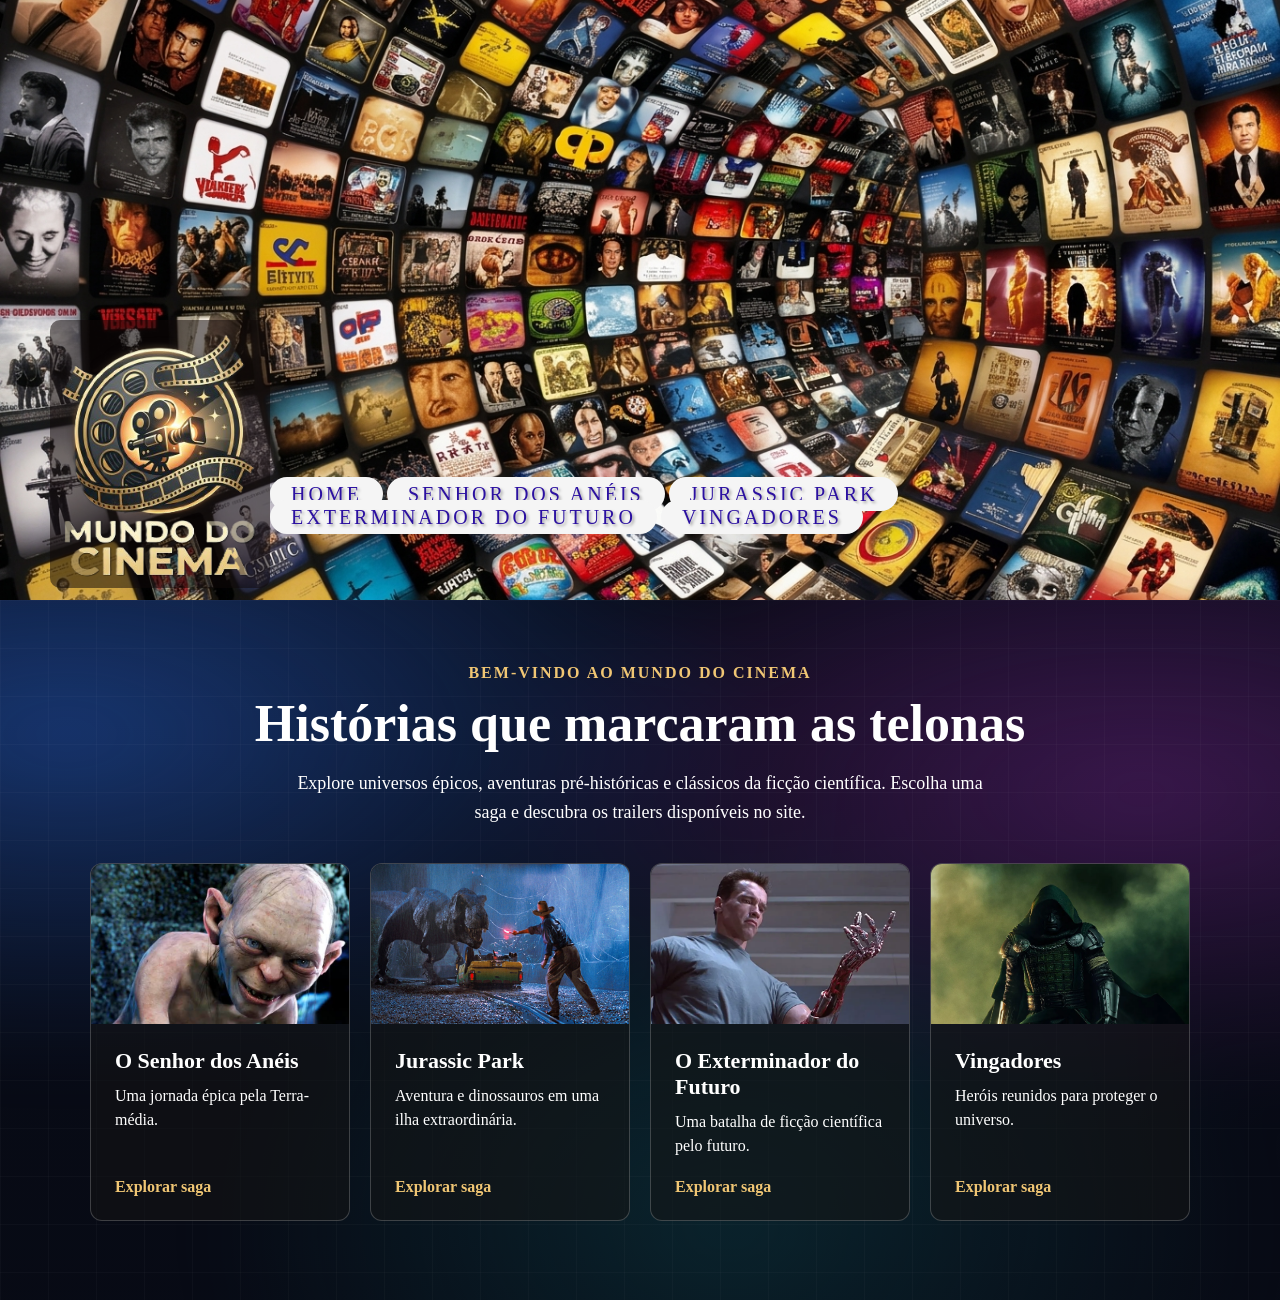
<file: site/index.html>
<!DOCTYPE html>
<html lang="pt-br">
<head>
    <meta charset="UTF-8">
    <meta name="viewport" content="width=device-width, initial-scale=1.0">
    <link rel="shortcut icon" href="./img/logosemtexto.png" type="image/x-icon">
    <link rel="stylesheet" href="./css/style.css">
    <title>Mundo do Cinema</title>
</head>
<body>
 
<header>
<!-- Cabeçalho (logo, menu, banner principal)-->
<section id="pagina-home">
    <div class="categoria">
        <a href="index.html"><img src="./img/logo.png" class="logo"></a>
        <nav class="menu-principal">
            <ul>
                <div class="menu">
                <li><a href="index.html">Home</a></li>
                <li><a href="sda.html">Senhor dos Anéis</a></li>
                <li><a href="jp.html">Jurassic Park</a></li>
                <li><a href="edf.html">Exterminador do Futuro</a></li>
               <li><a href="ha.html">Vingadores</a></li>
               </div>
            </ul>
        </nav>
    </div>
</section>
</header>

<main>
<section id="corpo" class="corpo-home">
    <div class="apresentacao">
        <p class="chamada">Bem-vindo ao Mundo do Cinema</p>
        <h1>Histórias que marcaram as telonas</h1>
        <p class="texto-apresentacao">
            Explore universos épicos, aventuras pré-históricas e clássicos da ficção científica.
            Escolha uma saga e descubra os trailers disponíveis no site.
        </p>
        <nav class="links-filmes" aria-label="Explore as sagas">
            <a class="cartao-filme" href="sda.html">
                <img src="./img/images.jpg" alt="Castelo de pedra envolto em névoa">
                <div class="filme-info">
                    <h2>O Senhor dos Anéis</h2>
                    <p>Uma jornada épica pela Terra-média.</p>
                    <span>Explorar saga</span>
                </div>
            </a>
            <a class="cartao-filme" href="jp.html">
                <img src="./img/jp.jpg" alt="Dinossauro em uma floresta">
                <div class="filme-info">
                    <h2>Jurassic Park</h2>
                    <p>Aventura e dinossauros em uma ilha extraordinária.</p>
                    <span>Explorar saga</span>
                </div>
            </a>
            <a class="cartao-filme" href="edf.html">
                <img src="./img/t800.webp" alt="T-800, o Exterminador do Futuro">
                <div class="filme-info">
                    <h2>O Exterminador do Futuro</h2>
                    <p>Uma batalha de ficção científica pelo futuro.</p>
                    <span>Explorar saga</span>
                </div>
            </a>
            <a class="cartao-filme" href="ha.html">
                <img class="imagem-vingadores" src="./img/vingador.webp" alt="Herói dos Vingadores">
                <div class="filme-info">
                    <h2>Vingadores</h2>
                    <p>Heróis reunidos para proteger o universo.</p>
                    <span>Explorar saga</span>
                </div>
            </a>
        </nav>
    </div>
</section>


<!-- Corpo da página (todo conteúdo do site)-->
</main>

<footer>
<!-- Rodapé (Contato / anunciante / atalho / selos / rede social)-->
</footer>





</body>
</html>
</file>
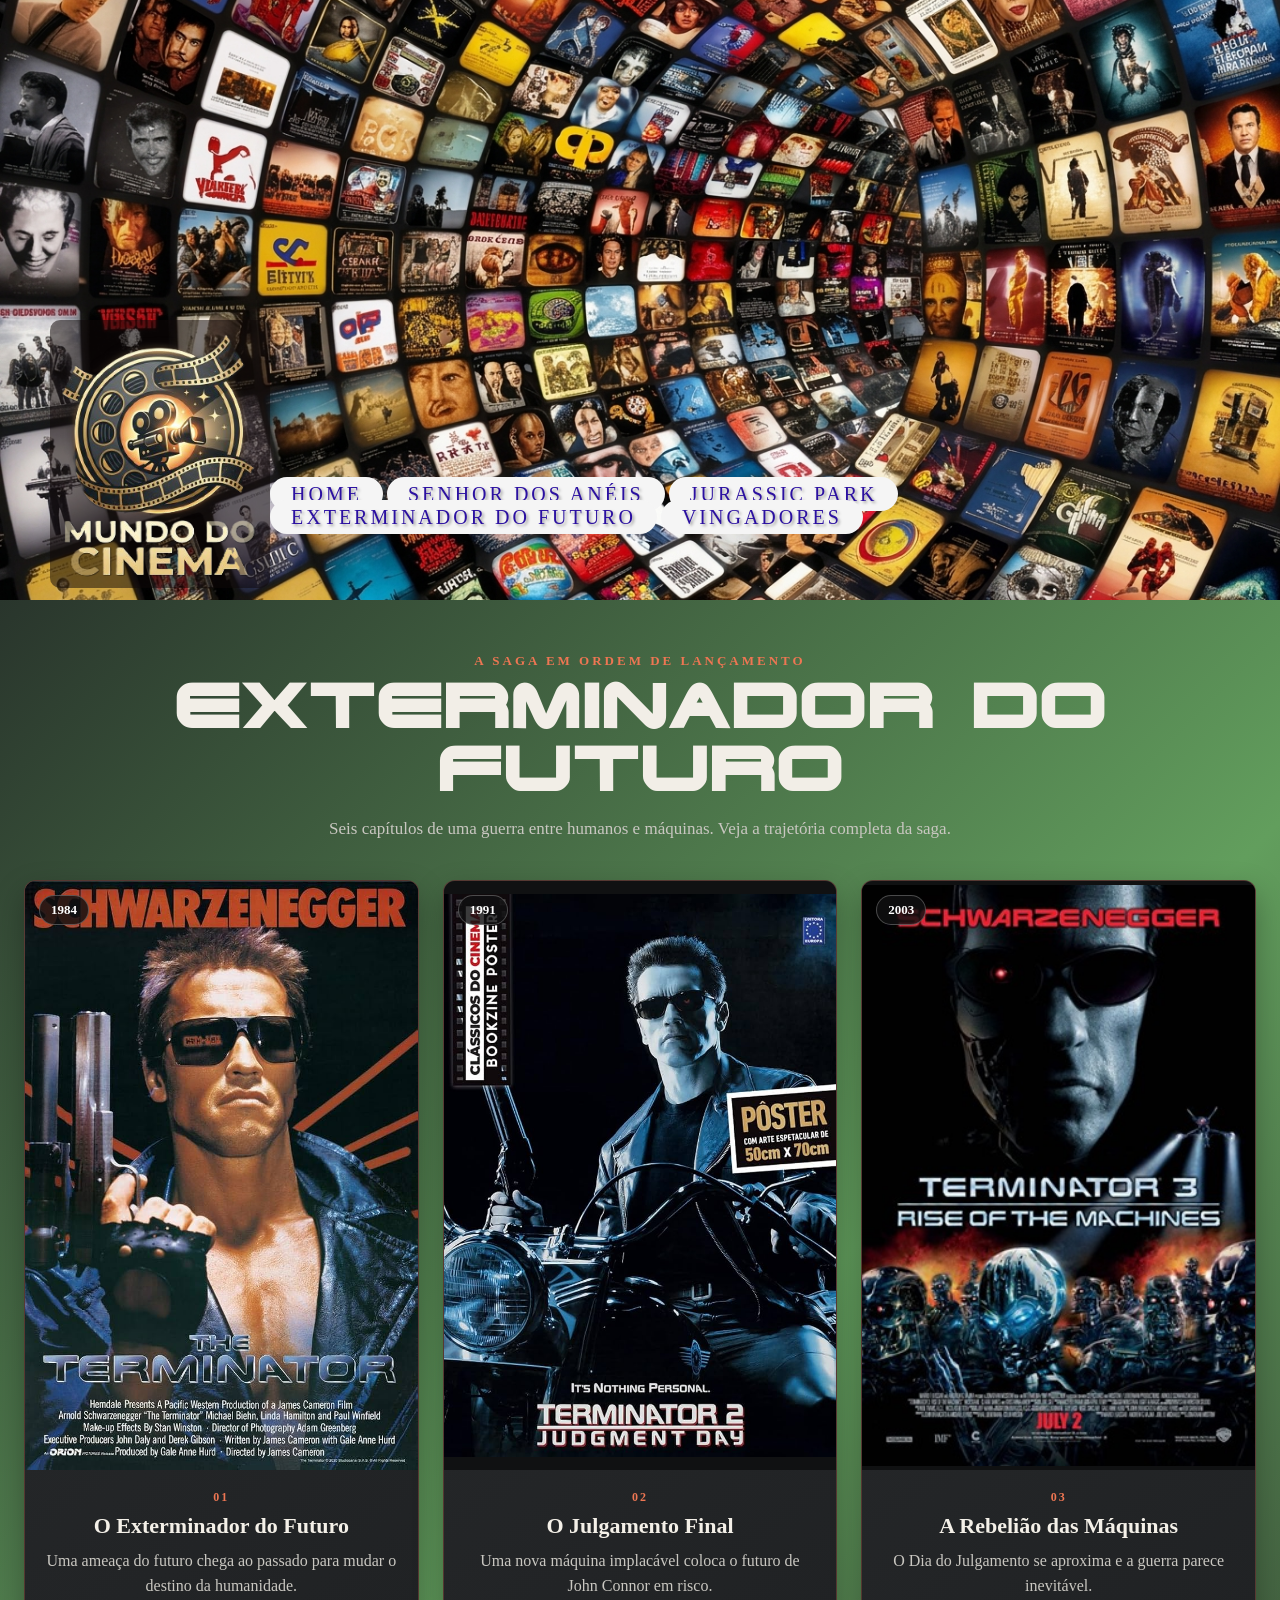
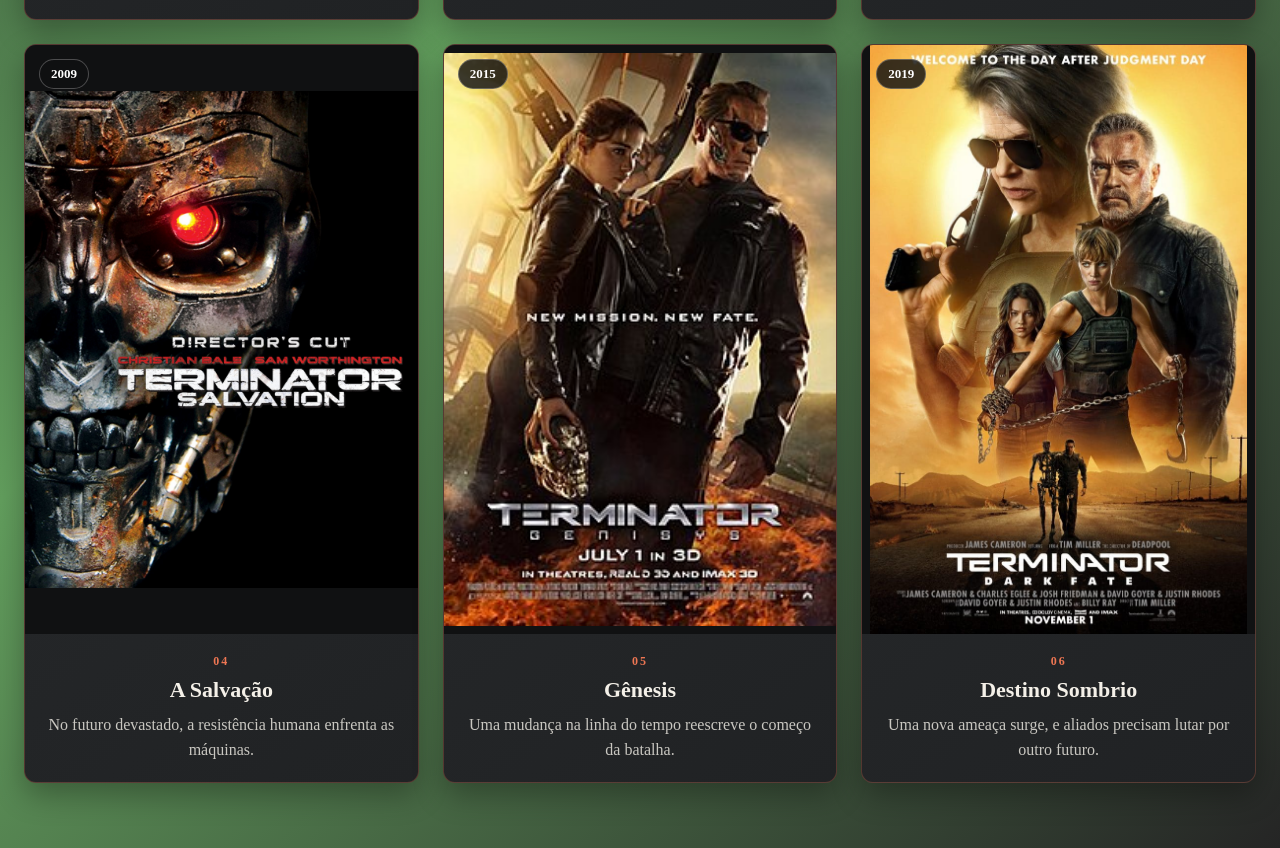
<file: site/edf.html>
<!DOCTYPE html>
<html lang="pt-br">
<head>
    <meta charset="UTF-8">
    <meta name="viewport" content="width=device-width, initial-scale=1.0">
    <link rel="shortcut icon" href="./img/logosemtexto.png" type="image/x-icon">
    <link rel="stylesheet" href="./css/style.css">
    <title>Mundo do Cinema</title>
</head>
<body>
 
<header>
<!-- Cabeçalho (logo, menu, banner principal)-->
<section id="pagina-home">
    <div class="categoria">
        <a href="index.html"><img src="./img/logo.png" class="logo"></a>
        <nav class="menu-principal">
            <ul>
                <div class="menu">
               <li><a href="index.html">Home</a></li>
                <li><a href="sda.html">Senhor dos Anéis</a></li>
                <li><a href="jp.html">Jurassic Park</a></li>
                <li><a href="edf.html">Exterminador do Futuro</a></li>
             <li><a href="ha.html">Vingadores</a></li>
            </div>
            </ul>
        </nav>
    </div>
</section>
</header>

<main>
<section id="corpo" class="pagina-exterminador">
    <div class="galeria-exterminador">
        <p class="chamada-exterminador">A saga em ordem de lançamento</p>
        <h1>Exterminador do Futuro</h1>
        <p class="descricao-exterminador">Seis capítulos de uma guerra entre humanos e máquinas. Veja a trajetória completa da saga.</p>
        <div class="capas-exterminador">
            <article class="card-exterminador">
                <span class="ano-exterminador">1984</span>
                <img src="./img/exterminador-01.jpg" alt="Pôster do filme O Exterminador do Futuro, de 1984">
                <div>
                    <span class="numero-exterminador">01</span>
                    <h2>O Exterminador do Futuro</h2>
                    <p>Uma ameaça do futuro chega ao passado para mudar o destino da humanidade.</p>
                </div>
            </article>
            <article class="card-exterminador">
                <span class="ano-exterminador">1991</span>
                <img src="./img/exterminador-02.jpg" alt="Pôster do filme O Exterminador do Futuro 2: O Julgamento Final">
                <div>
                    <span class="numero-exterminador">02</span>
                    <h2>O Julgamento Final</h2>
                    <p>Uma nova máquina implacável coloca o futuro de John Connor em risco.</p>
                </div>
            </article>
            <article class="card-exterminador">
                <span class="ano-exterminador">2003</span>
                <img src="./img/exterminador-03.jpg" alt="Pôster do filme O Exterminador do Futuro 3: A Rebelião das Máquinas">
                <div>
                    <span class="numero-exterminador">03</span>
                    <h2>A Rebelião das Máquinas</h2>
                    <p>O Dia do Julgamento se aproxima e a guerra parece inevitável.</p>
                </div>
            </article>
            <article class="card-exterminador">
                <span class="ano-exterminador">2009</span>
                <img src="./img/exterminador-04.jpg" alt="Pôster do filme O Exterminador do Futuro: A Salvação">
                <div>
                    <span class="numero-exterminador">04</span>
                    <h2>A Salvação</h2>
                    <p>No futuro devastado, a resistência humana enfrenta as máquinas.</p>
                </div>
            </article>
            <article class="card-exterminador">
                <span class="ano-exterminador">2015</span>
                <img src="./img/exterminador-05.jpg" alt="Pôster do filme O Exterminador do Futuro: Gênesis">
                <div>
                    <span class="numero-exterminador">05</span>
                    <h2>Gênesis</h2>
                    <p>Uma mudança na linha do tempo reescreve o começo da batalha.</p>
                </div>
            </article>
            <article class="card-exterminador">
                <span class="ano-exterminador">2019</span>
                <img src="./img/exterminador-06.jpg" alt="Pôster do filme O Exterminador do Futuro: Destino Sombrio">
                <div>
                    <span class="numero-exterminador">06</span>
                    <h2>Destino Sombrio</h2>
                    <p>Uma nova ameaça surge, e aliados precisam lutar por outro futuro.</p>
                </div>
            </article>
        </div>
    </div>
</section>


<!-- Corpo da página (todo conteúdo do site)-->
</main>

<footer>
<!-- Rodapé (Contato / anunciante / atalho / selos / rede social)-->
</footer>





</body>
</html>
</file>
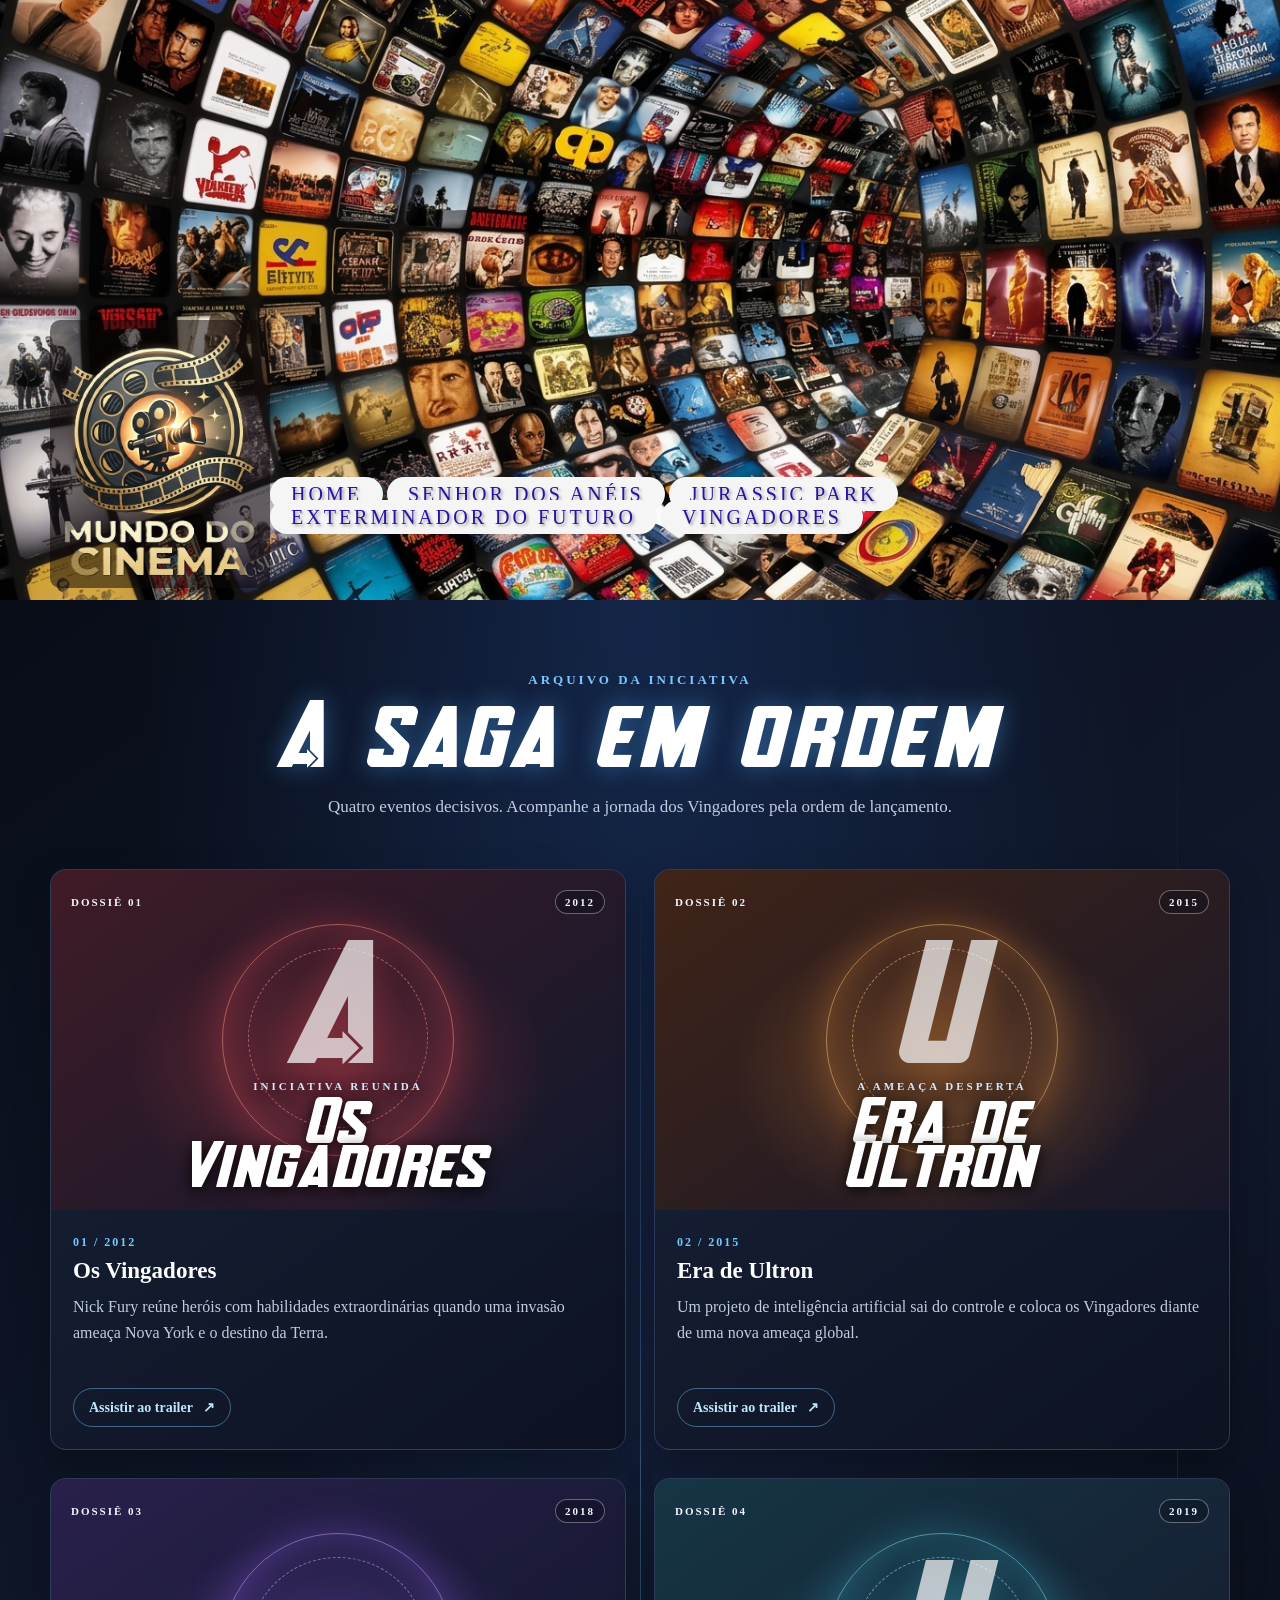
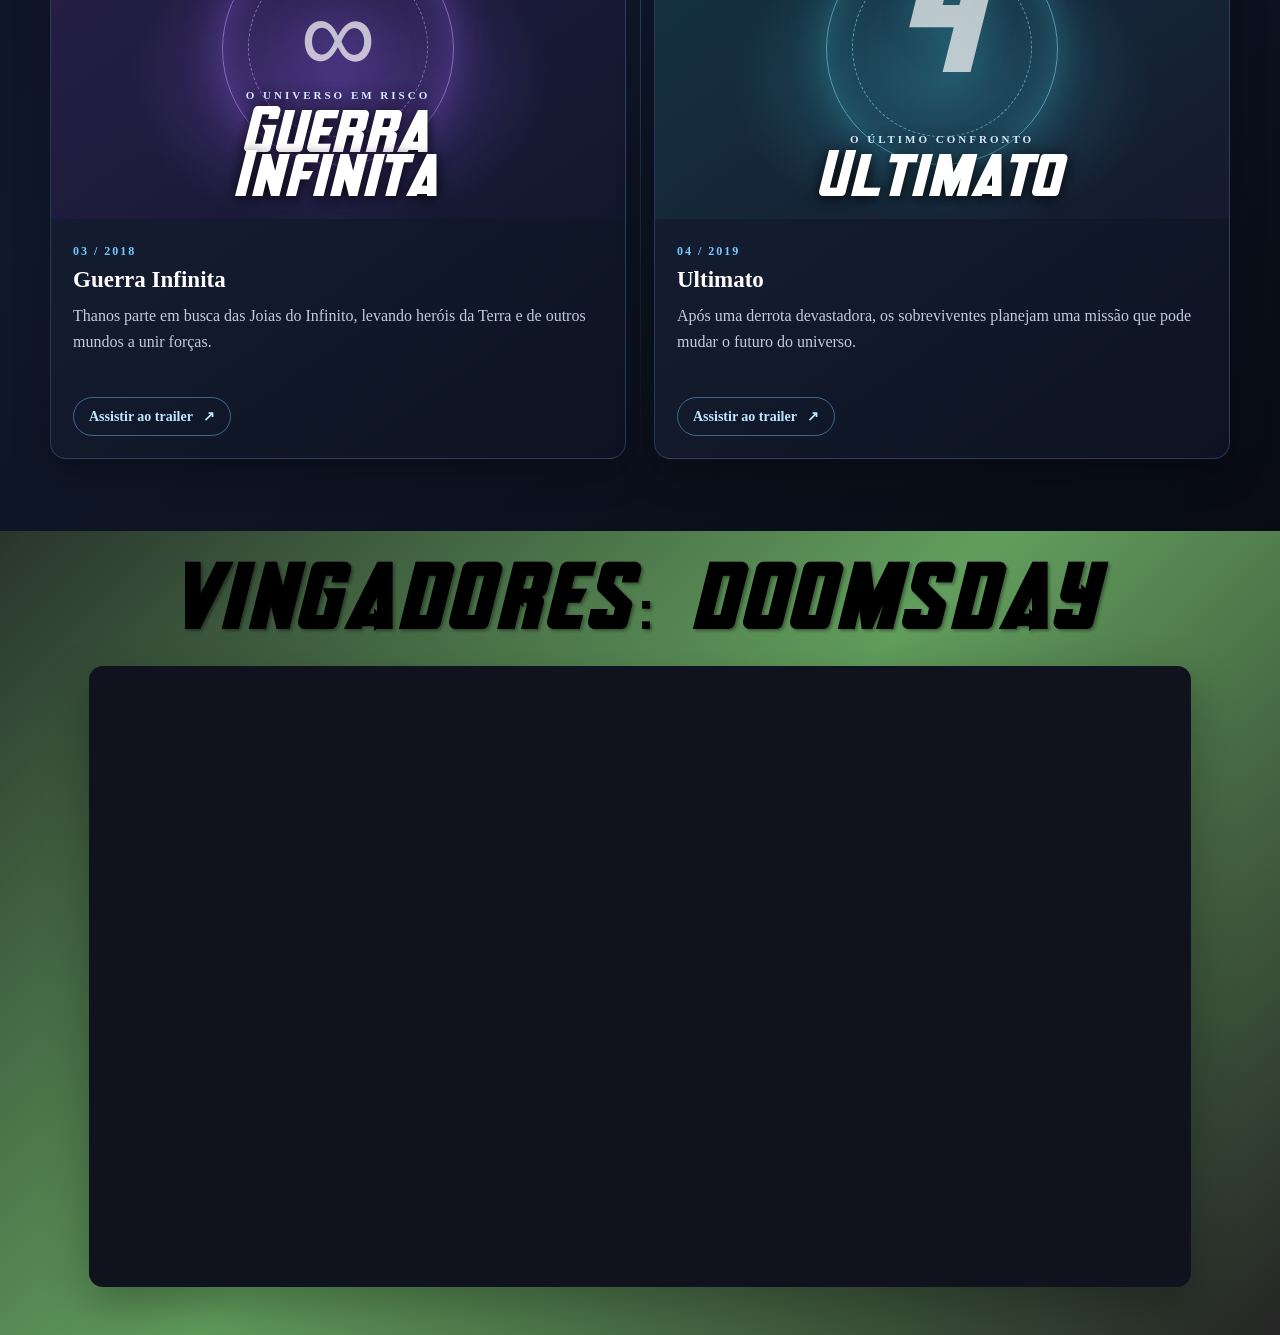
<file: site/ha.html>
<!DOCTYPE html>
<html lang="pt-br">
<head>
    <meta charset="UTF-8">
    <meta name="viewport" content="width=device-width, initial-scale=1.0">
    <link rel="shortcut icon" href="./img/logosemtexto.png" type="image/x-icon">
    <link rel="stylesheet" href="./css/style.css">
    <title>Mundo do Cinema</title>
</head>
<body>
 
<header>
<!-- Cabeçalho (logo, menu, banner principal)-->
<section id="pagina-home">
    <div class="categoria">
    <a href="index.html"><img src="./img/logo.png" class="logo"></a>
        <nav class="menu-principal">
            <ul>
                <div class="menu">
               <li><a href="index.html">Home</a></li>
                <li><a href="sda.html">Senhor dos Anéis</a></li>
                <li><a href="jp.html">Jurassic Park</a></li>
                <li><a href="edf.html">Exterminador do Futuro</a></li>
                <li><a href="ha.html">Vingadores</a></li>
            </div>
            </ul>
        </nav>
    </div>
</section>
</header>

<main>
    <section class="cronologia-avengers" aria-labelledby="titulo-cronologia-avengers">
        <header class="cabecalho-cronologia-avengers">
            <p class="etiqueta-cronologia-avengers">Arquivo da iniciativa</p>
            <h2 id="titulo-cronologia-avengers">A saga em ordem</h2>
            <p>Quatro eventos decisivos. Acompanhe a jornada dos Vingadores pela ordem de lançamento.</p>
        </header>
        <div class="trilha-cronologia-avengers">
            <article class="card-avengers card-avengers-1">
                <div class="capa-avengers">
                    <span class="selo-capa-avengers">Dossiê 01 <span>2012</span></span>
                    <span class="glifo-capa-avengers" aria-hidden="true">A</span>
                    <div class="texto-capa-avengers">
                        <span>Iniciativa reunida</span>
                        <h3>Os<br>Vingadores</h3>
                    </div>
                </div>
                <div class="detalhes-avengers">
                    <span class="ano-cronologia-avengers">01 / 2012</span>
                    <h3>Os Vingadores</h3>
                    <p>Nick Fury reúne heróis com habilidades extraordinárias quando uma invasão ameaça Nova York e o destino da Terra.</p>
                    <a class="link-trailer-avengers" href="https://www.youtube.com/watch?v=eOrNdBpGMv8" target="_blank" rel="noopener noreferrer">Assistir ao trailer <span aria-hidden="true">↗</span></a>
                </div>
            </article>
            <article class="card-avengers card-avengers-2">
                <div class="capa-avengers">
                    <span class="selo-capa-avengers">Dossiê 02 <span>2015</span></span>
                    <span class="glifo-capa-avengers" aria-hidden="true">U</span>
                    <div class="texto-capa-avengers">
                        <span>A ameaça desperta</span>
                        <h3>Era de<br>Ultron</h3>
                    </div>
                </div>
                <div class="detalhes-avengers">
                    <span class="ano-cronologia-avengers">02 / 2015</span>
                    <h3>Era de Ultron</h3>
                    <p>Um projeto de inteligência artificial sai do controle e coloca os Vingadores diante de uma nova ameaça global.</p>
                    <a class="link-trailer-avengers" href="https://www.youtube.com/watch?v=tmeOjFno6Do" target="_blank" rel="noopener noreferrer">Assistir ao trailer <span aria-hidden="true">↗</span></a>
                </div>
            </article>
            <article class="card-avengers card-avengers-3">
                <div class="capa-avengers">
                    <span class="selo-capa-avengers">Dossiê 03 <span>2018</span></span>
                    <span class="glifo-capa-avengers" aria-hidden="true">∞</span>
                    <div class="texto-capa-avengers">
                        <span>O universo em risco</span>
                        <h3>Guerra<br>Infinita</h3>
                    </div>
                </div>
                <div class="detalhes-avengers">
                    <span class="ano-cronologia-avengers">03 / 2018</span>
                    <h3>Guerra Infinita</h3>
                    <p>Thanos parte em busca das Joias do Infinito, levando heróis da Terra e de outros mundos a unir forças.</p>
                    <a class="link-trailer-avengers" href="https://www.youtube.com/watch?v=6ZfuNTqbHE8" target="_blank" rel="noopener noreferrer">Assistir ao trailer <span aria-hidden="true">↗</span></a>
                </div>
            </article>
            <article class="card-avengers card-avengers-4">
                <div class="capa-avengers">
                    <span class="selo-capa-avengers">Dossiê 04 <span>2019</span></span>
                    <span class="glifo-capa-avengers" aria-hidden="true">4</span>
                    <div class="texto-capa-avengers">
                        <span>O último confronto</span>
                        <h3>Ultimato</h3>
                    </div>
                </div>
                <div class="detalhes-avengers">
                    <span class="ano-cronologia-avengers">04 / 2019</span>
                    <h3>Ultimato</h3>
                    <p>Após uma derrota devastadora, os sobreviventes planejam uma missão que pode mudar o futuro do universo.</p>
                    <a class="link-trailer-avengers" href="https://www.youtube.com/watch?v=TcMBFSGVi1c" target="_blank" rel="noopener noreferrer">Assistir ao trailer <span aria-hidden="true">↗</span></a>
                </div>
            </article>
        </div>
       
    </section>
    <section id="corpo">
        <div class="centro">
        <h1 class="titulo-vingadores">Vingadores: Doomsday</h1>
    
        <div class="player-avengers">
            <video src="./videos/v5.mp4" autoplay loop muted playsinline></video>
        </div>
    </div>
</section>
<!-- Corpo da página (todo conteúdo do site)-->
</main>

<footer>
    <!-- Rodapé (Contato / anunciante / atalho / selos / rede social)-->
</footer>





</body>
</html>
</file>
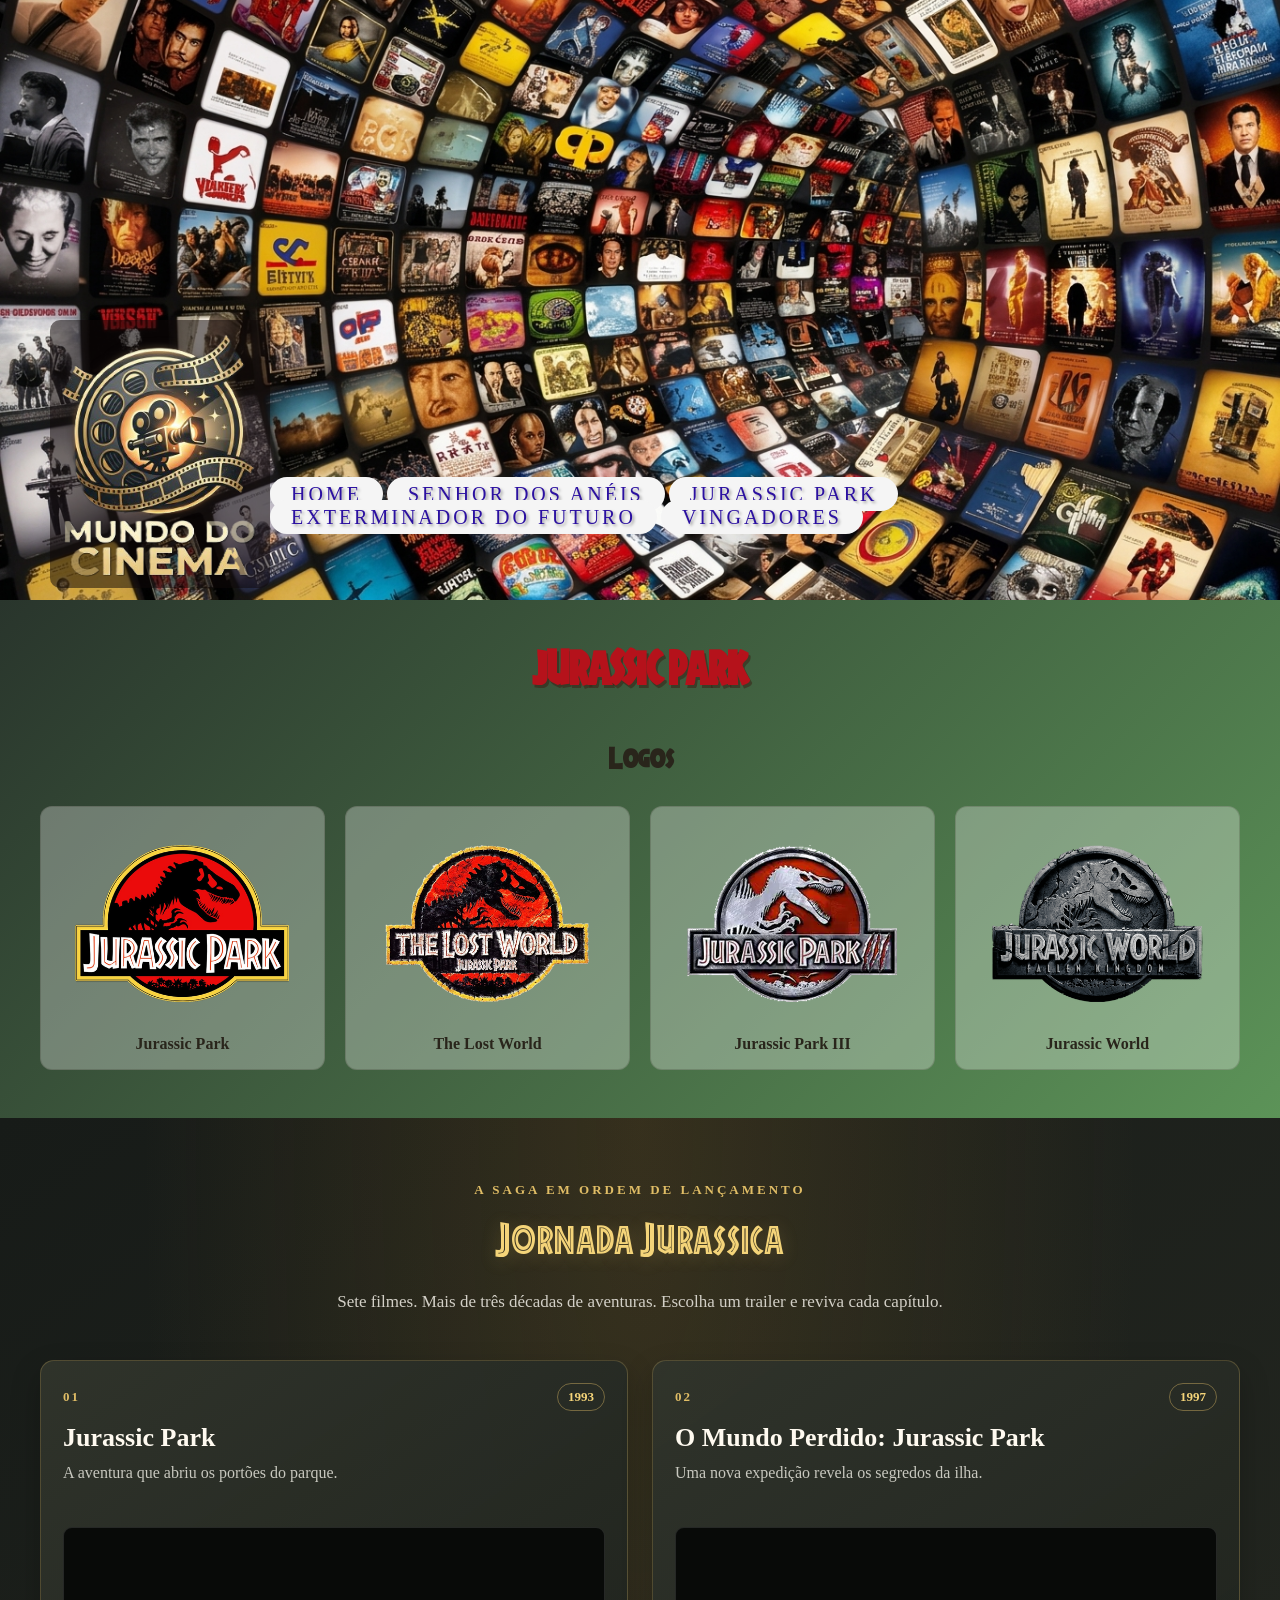
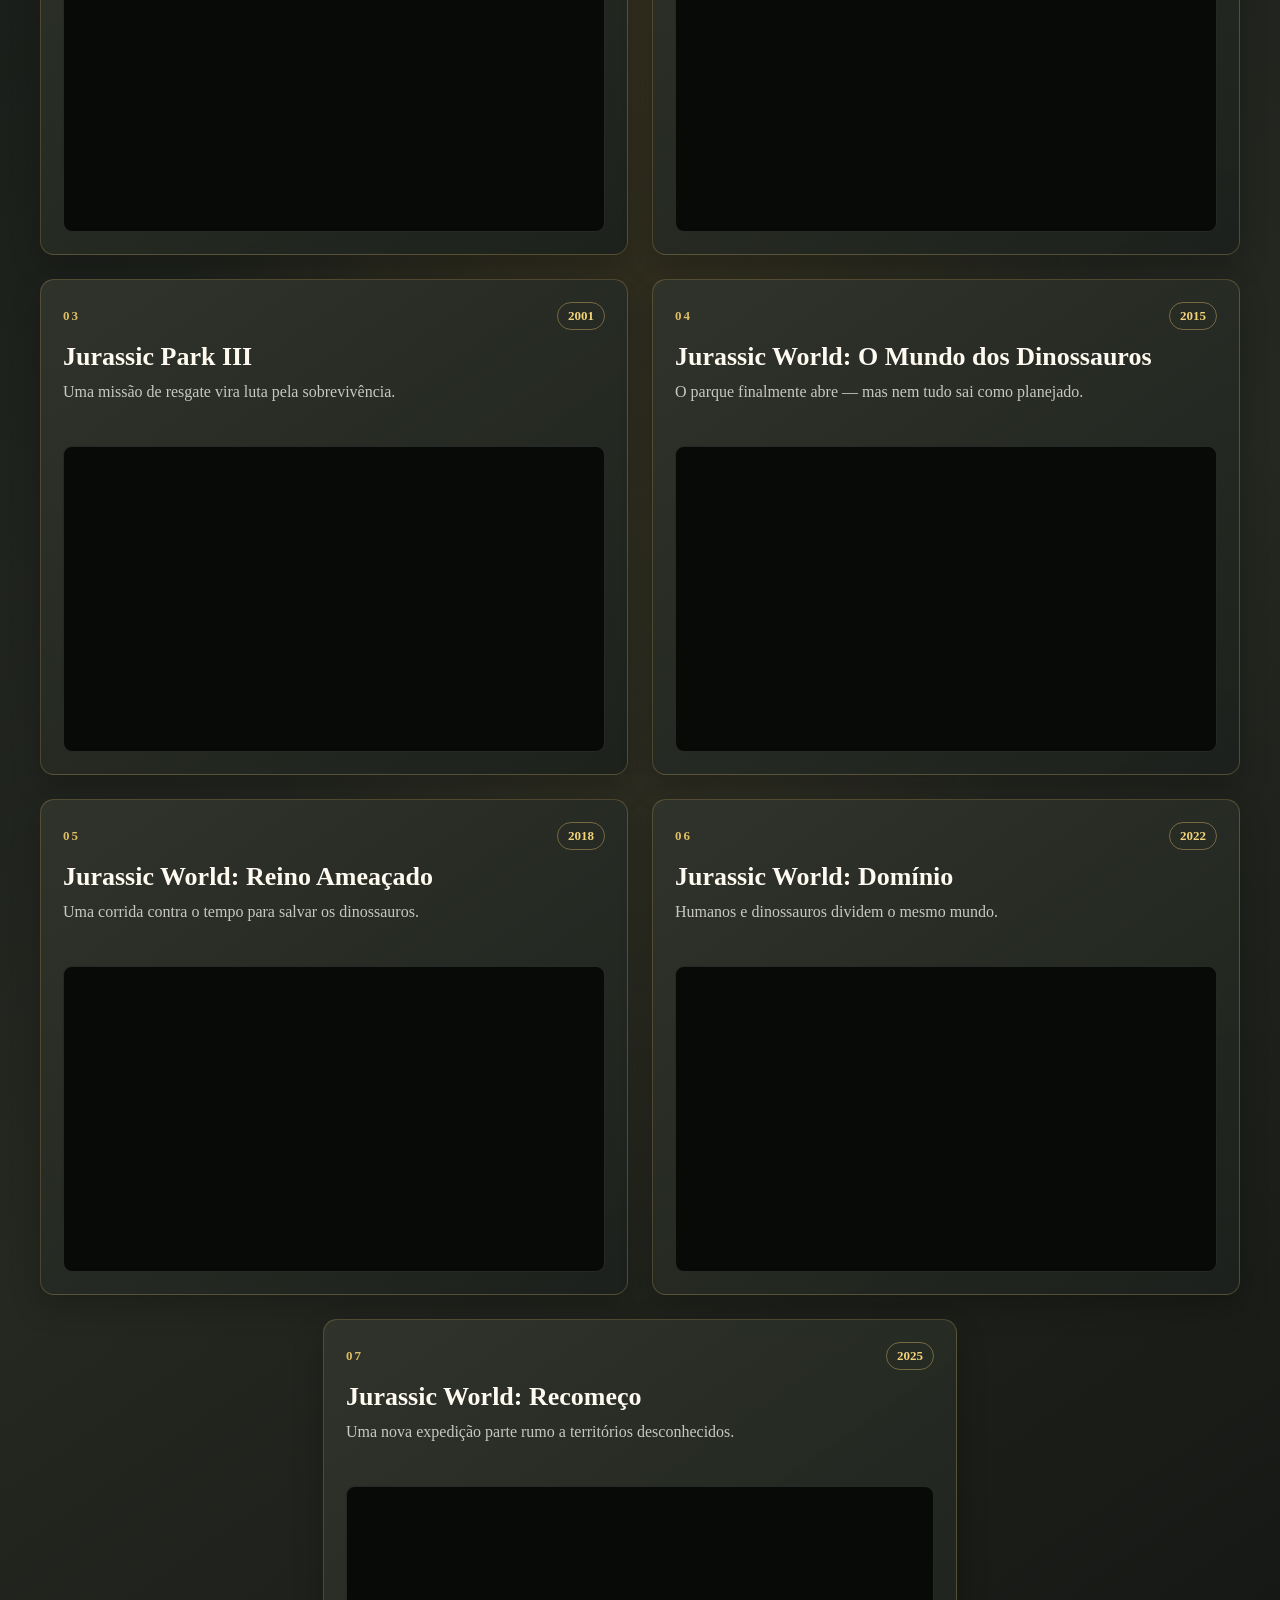
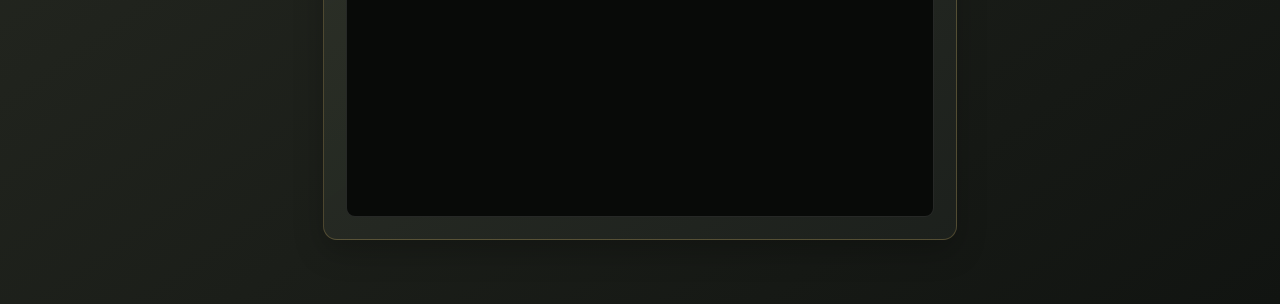
<file: site/jp.html>
<!DOCTYPE html>
<html lang="pt-br">
<head>
    <meta charset="UTF-8">
    <meta name="viewport" content="width=device-width, initial-scale=1.0">
    <link rel="shortcut icon" href="./img/logosemtexto.png" type="image/x-icon">
    <link rel="stylesheet" href="./css/style.css">
    <title>Mundo do Cinema</title>
</head>
<body>
 
<header>
<!-- Cabeçalho (logo, menu, banner principal)-->
<section id="pagina-home">
    <div class="categoria">
         <a href="index.html"><img src="./img/logo.png" class="logo"></a>
        <nav class="menu-principal">
            <ul>
                <div class="menu">
                <li><a href="index.html">Home</a></li>
                <li><a href="sda.html">Senhor dos Anéis</a></li>
                <li><a href="jp.html">Jurassic Park</a></li>
                <li><a href="edf.html">Exterminador do Futuro</a></li>
                <li><a href="ha.html">Vingadores</a></li>
            </div>
            </ul>
        </nav>
    </div>
</section>
</header>

<main>
<section id="corpo">
    <h1 class="titulo-jurassic">Jurassic Park</h1>
    <section class="galeria-jurassic" aria-labelledby="titulo-galeria-jurassic">
        <h2 id="titulo-galeria-jurassic">Logos</h2>
        <div class="logos-jurassic">
            <figure>
                <img src="./img/variacao-jurassic-park.png" alt="Logo de Jurassic Park">
                <figcaption>Jurassic Park</figcaption>
            </figure>
            <figure>
                <img src="./img/variacao-lost-world.png" alt="Logo de The Lost World: Jurassic Park">
                <figcaption>The Lost World</figcaption>
            </figure>
            <figure>
                <img src="./img/variacao-jurassic-park-iii.png" alt="Logo de Jurassic Park III">
                <figcaption>Jurassic Park III</figcaption>
            </figure>
            <figure>
                <img src="./img/variacao-jurassic-world.png" alt="Logo de Jurassic World: Fallen Kingdom">
                <figcaption>Jurassic World</figcaption>
            </figure>
        </div>
    </section>
    <section class="trailer-jurassic" aria-labelledby="titulo-trailers-jurassic">
        <div class="cabecalho-trailers-jurassic">
            <p class="chamada-trailers-jurassic">A saga em ordem de lançamento</p>
            <h2 id="titulo-trailers-jurassic">Jornada Jurassica</h2>
            <p>Sete filmes. Mais de três décadas de aventuras. Escolha um trailer e reviva cada capítulo.</p>
        </div>
        <div class="linha-do-tempo-jurassic">
            <article class="card-trailer-jurassic">
                <div class="info-trailer-jurassic">
                    <span class="numero-trailer-jurassic">01</span>
                    <span class="ano-trailer-jurassic">1993</span>
                </div>
                <h3>Jurassic Park</h3>
                <p>A aventura que abriu os portões do parque.</p>
                <div class="player-trailer-jurassic">
                    <iframe src="https://www.youtube-nocookie.com/embed/g24fYA3pXKI?rel=0" title="Trailer de Jurassic Park (1993)" loading="lazy" referrerpolicy="strict-origin-when-cross-origin" allow="accelerometer; autoplay; clipboard-write; encrypted-media; gyroscope; picture-in-picture; web-share" allowfullscreen></iframe>
                </div>
            </article>
            <article class="card-trailer-jurassic">
                <div class="info-trailer-jurassic">
                    <span class="numero-trailer-jurassic">02</span>
                    <span class="ano-trailer-jurassic">1997</span>
                </div>
                <h3>O Mundo Perdido: Jurassic Park</h3>
                <p>Uma nova expedição revela os segredos da ilha.</p>
                <div class="player-trailer-jurassic">
                    <iframe src="https://www.youtube-nocookie.com/embed/vtfwgaHD5_w?rel=0" title="Trailer de O Mundo Perdido: Jurassic Park (1997)" loading="lazy" referrerpolicy="strict-origin-when-cross-origin" allow="accelerometer; autoplay; clipboard-write; encrypted-media; gyroscope; picture-in-picture; web-share" allowfullscreen></iframe>
                </div>
            </article>
            <article class="card-trailer-jurassic">
                <div class="info-trailer-jurassic">
                    <span class="numero-trailer-jurassic">03</span>
                    <span class="ano-trailer-jurassic">2001</span>
                </div>
                <h3>Jurassic Park III</h3>
                <p>Uma missão de resgate vira luta pela sobrevivência.</p>
                <div class="player-trailer-jurassic">
                    <iframe src="https://www.youtube-nocookie.com/embed/FBRWNdXpG1g?rel=0" title="Trailer de Jurassic Park III (2001)" loading="lazy" referrerpolicy="strict-origin-when-cross-origin" allow="accelerometer; autoplay; clipboard-write; encrypted-media; gyroscope; picture-in-picture; web-share" allowfullscreen></iframe>
                </div>
            </article>
            <article class="card-trailer-jurassic">
                <div class="info-trailer-jurassic">
                    <span class="numero-trailer-jurassic">04</span>
                    <span class="ano-trailer-jurassic">2015</span>
                </div>
                <h3>Jurassic World: O Mundo dos Dinossauros</h3>
                <p>O parque finalmente abre — mas nem tudo sai como planejado.</p>
                <div class="player-trailer-jurassic">
                    <iframe src="https://www.youtube-nocookie.com/embed/RFinNxS5KN4?rel=0" title="Trailer de Jurassic World: O Mundo dos Dinossauros (2015)" loading="lazy" referrerpolicy="strict-origin-when-cross-origin" allow="accelerometer; autoplay; clipboard-write; encrypted-media; gyroscope; picture-in-picture; web-share" allowfullscreen></iframe>
                </div>
            </article>
            <article class="card-trailer-jurassic">
                <div class="info-trailer-jurassic">
                    <span class="numero-trailer-jurassic">05</span>
                    <span class="ano-trailer-jurassic">2018</span>
                </div>
                <h3>Jurassic World: Reino Ameaçado</h3>
                <p>Uma corrida contra o tempo para salvar os dinossauros.</p>
                <div class="player-trailer-jurassic">
                    <iframe src="https://www.youtube-nocookie.com/embed/vn9mMeWcgoM?rel=0" title="Trailer de Jurassic World: Reino Ameaçado (2018)" loading="lazy" referrerpolicy="strict-origin-when-cross-origin" allow="accelerometer; autoplay; clipboard-write; encrypted-media; gyroscope; picture-in-picture; web-share" allowfullscreen></iframe>
                </div>
            </article>
            <article class="card-trailer-jurassic">
                <div class="info-trailer-jurassic">
                    <span class="numero-trailer-jurassic">06</span>
                    <span class="ano-trailer-jurassic">2022</span>
                </div>
                <h3>Jurassic World: Domínio</h3>
                <p>Humanos e dinossauros dividem o mesmo mundo.</p>
                <div class="player-trailer-jurassic">
                    <iframe src="https://www.youtube-nocookie.com/embed/fb5ELWi-ekk?rel=0" title="Trailer de Jurassic World: Domínio (2022)" loading="lazy" referrerpolicy="strict-origin-when-cross-origin" allow="accelerometer; autoplay; clipboard-write; encrypted-media; gyroscope; picture-in-picture; web-share" allowfullscreen></iframe>
                </div>
            </article>
            <article class="card-trailer-jurassic">
                <div class="info-trailer-jurassic">
                    <span class="numero-trailer-jurassic">07</span>
                    <span class="ano-trailer-jurassic">2025</span>
                </div>
                <h3>Jurassic World: Recomeço</h3>
                <p>Uma nova expedição parte rumo a territórios desconhecidos.</p>
                <div class="player-trailer-jurassic">
                    <iframe src="https://www.youtube-nocookie.com/embed/jan5CFWs9ic?rel=0" title="Trailer de Jurassic World: Recomeço (2025)" loading="lazy" referrerpolicy="strict-origin-when-cross-origin" allow="accelerometer; autoplay; clipboard-write; encrypted-media; gyroscope; picture-in-picture; web-share" allowfullscreen></iframe>
                </div>
            </article>
        </div>
    </section>
</section>


<!-- Corpo da página (todo conteúdo do site)-->
</main>

<footer>
<!-- Rodapé (Contato / anunciante / atalho / selos / rede social)-->
</footer>





</body>
</html>
</file>
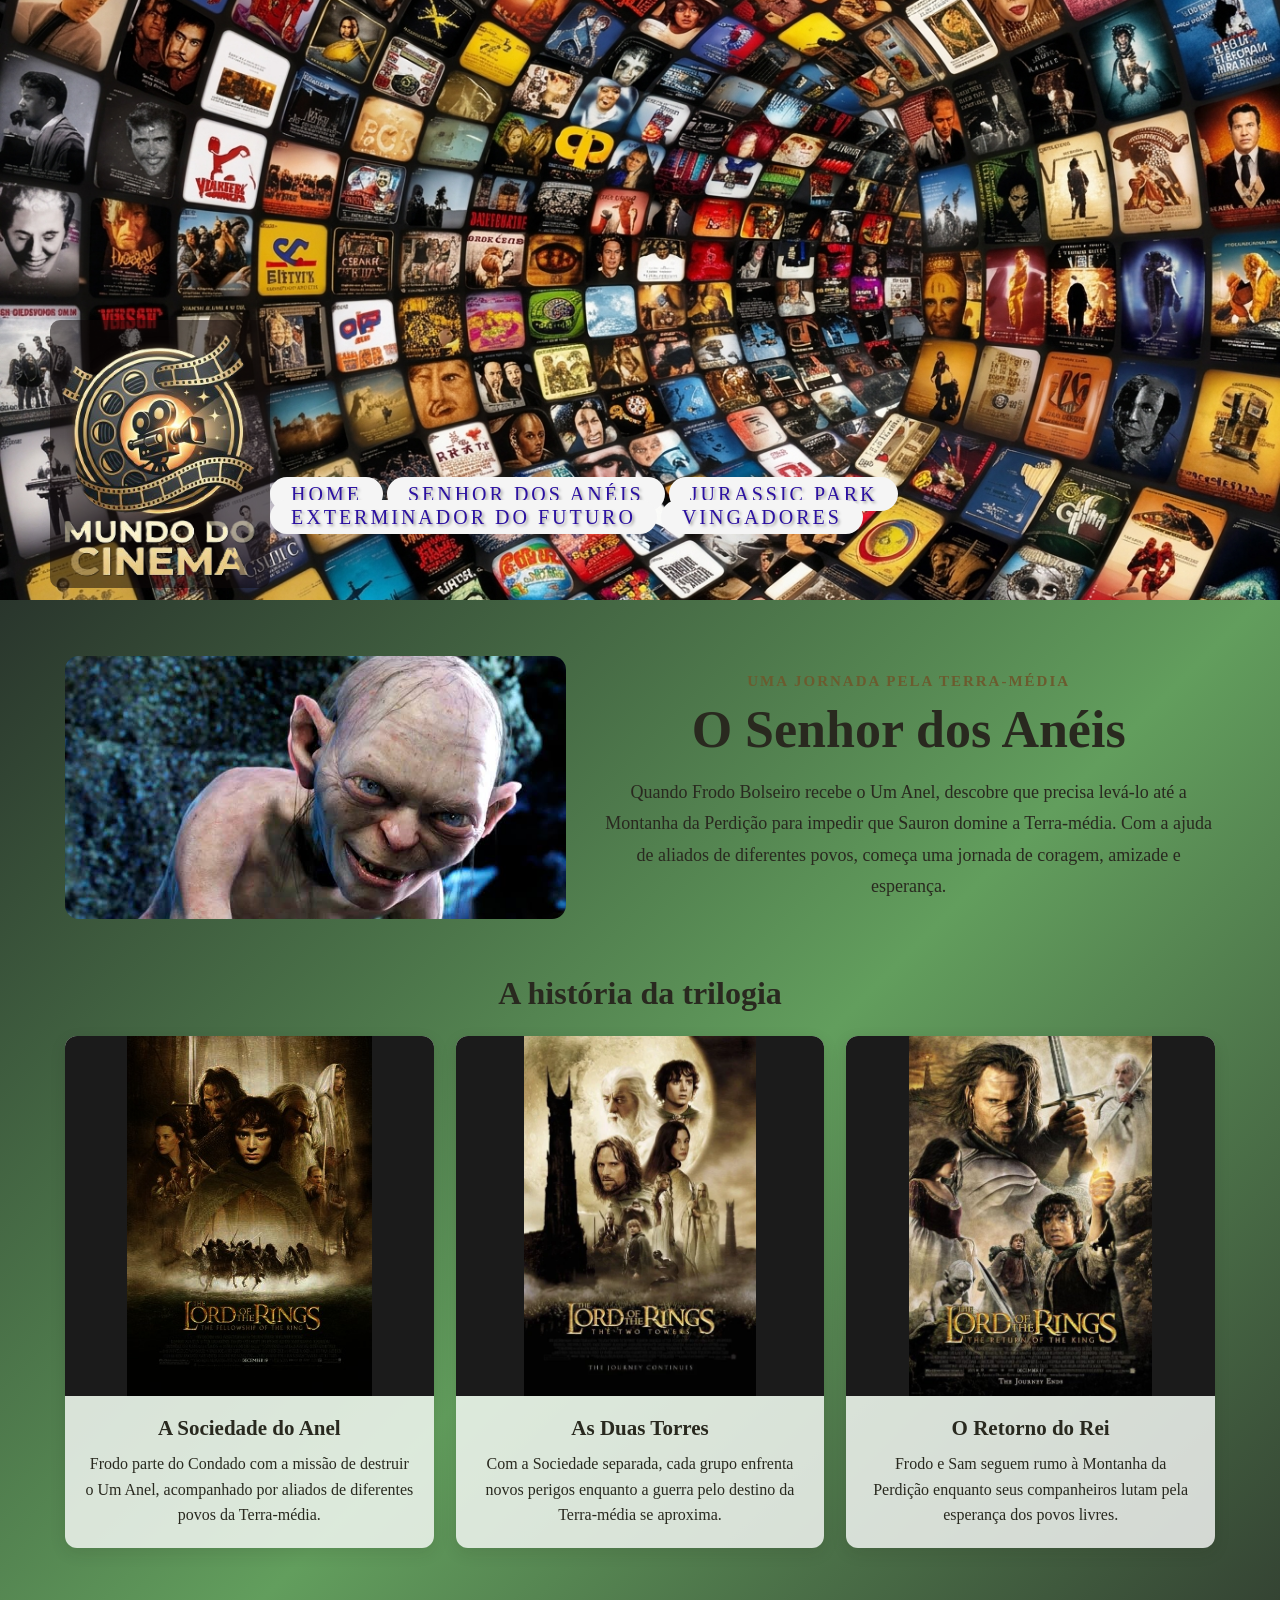
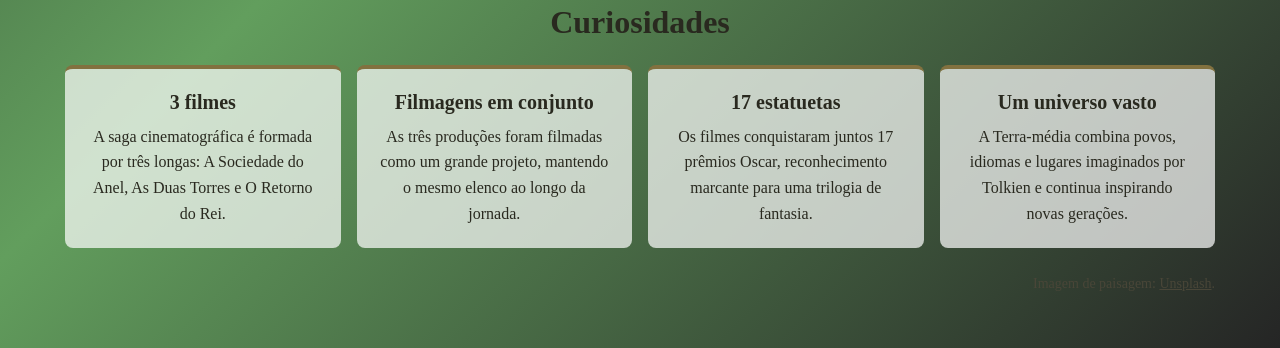
<file: site/sda.html>
<!DOCTYPE html>
<html lang="pt-br">
<head>
    <meta charset="UTF-8">
    <meta name="viewport" content="width=device-width, initial-scale=1.0">
    <link rel="shortcut icon" href="./img/logosemtexto.png" type="image/x-icon">
    <link rel="stylesheet" href="./css/style.css">
    <title>Mundo do Cinema</title>
</head>
<body>
 
<header>
<!-- Cabeçalho (logo, menu, banner principal)-->
<section id="pagina-home">
    <div class="categoria">
         <a href="index.html"><img src="./img/logo.png" class="logo"></a>
        <nav class="menu-principal">
            <ul>
                <div class="menu">
                <li><a href="index.html">Home</a></li>
                <li><a href="sda.html">Senhor dos Anéis</a></li>
                <li><a href="jp.html">Jurassic Park</a></li>
                <li><a href="edf.html">Exterminador do Futuro</a></li>
                 <li><a href="ha.html">Vingadores</a></li>
                </div>
            </ul>
        </nav>
    </div>
</section>
</header>

<main>
<section id="corpo" class="pagina-sda">
    <div class="conteudo-sda">
        <section class="sinopse-sda" aria-labelledby="titulo-sda">
            <img src="./img/images.jpg" alt="Castelo de pedra envolto pela névoa">
            <div>
                <p class="chamada-sda">Uma jornada pela Terra-média</p>
                <h1 id="titulo-sda">O Senhor dos Anéis</h1>
                <p>
                    Quando Frodo Bolseiro recebe o Um Anel, descobre que precisa levá-lo até a
                    Montanha da Perdição para impedir que Sauron domine a Terra-média. Com a ajuda
                    de aliados de diferentes povos, começa uma jornada de coragem, amizade e
                    esperança.
                </p>
            </div>
        </section>

        <section class="historia-sda" aria-labelledby="historia-sda-titulo">
            <h2 id="historia-sda-titulo">A história da trilogia</h2>
            <div class="cards-historia-sda">
                <article class="card-historia-sda">
                    <img src="./img/filme-A-Sociedade-do-Anel.jpg" alt="Pôster do filme A Sociedade do Anel">
                    <div>
                        <h3>A Sociedade do Anel</h3>
                        <p>Frodo parte do Condado com a missão de destruir o Um Anel, acompanhado por aliados de diferentes povos da Terra-média.</p>
                    </div>
                </article>
                <article class="card-historia-sda">
                    <img src="./img/filme-As-Duas-Torres.webp" alt="Pôster do filme As Duas Torres">
                    <div>
                        <h3>As Duas Torres</h3>
                        <p>Com a Sociedade separada, cada grupo enfrenta novos perigos enquanto a guerra pelo destino da Terra-média se aproxima.</p>
                    </div>
                </article>
                <article class="card-historia-sda">
                    <img src="./img/filme-O-Retorno-do-Rei.jpg" alt="Pôster do filme O Retorno do Rei">
                    <div>
                        <h3>O Retorno do Rei</h3>
                        <p>Frodo e Sam seguem rumo à Montanha da Perdição enquanto seus companheiros lutam pela esperança dos povos livres.</p>
                    </div>
                </article>
            </div>
        </section>

        <section class="curiosidades-sda" aria-labelledby="curiosidades-sda-titulo">
            <h2 id="curiosidades-sda-titulo">Curiosidades</h2>
            <div class="cards-curiosidades-sda">
                <article><strong>3 filmes</strong><p>A saga cinematográfica é formada por três longas: A Sociedade do Anel, As Duas Torres e O Retorno do Rei.</p></article>
                <article><strong>Filmagens em conjunto</strong><p>As três produções foram filmadas como um grande projeto, mantendo o mesmo elenco ao longo da jornada.</p></article>
                <article><strong>17 estatuetas</strong><p>Os filmes conquistaram juntos 17 prêmios Oscar, reconhecimento marcante para uma trilogia de fantasia.</p></article>
                <article><strong>Um universo vasto</strong><p>A Terra-média combina povos, idiomas e lugares imaginados por Tolkien e continua inspirando novas gerações.</p></article>
            </div>
        </section>
        <p class="credito-imagens-sda">Imagem de paisagem: <a href="https://unsplash.com/" target="_blank" rel="noopener noreferrer">Unsplash</a>.</p>
    </div>
</section>


<!-- Corpo da página (todo conteúdo do site)-->
</main>

<footer>
<!-- Rodapé (Contato / anunciante / atalho / selos / rede social)-->
</footer>





</body>
</html>
</file>
<file: site/css/style.css>
*{
    margin: 0;
    padding: 0;
}

@font-face{
    font-family: "Jurassic Park";
    src: url("../fonte/Jurassic_Park.ttf") format("truetype");
    font-display: swap;
}

@font-face{
    font-family: "Terminator";
    src: url("../fonte/TERMINAT.TTF") format("truetype");
    font-display: swap;
}

@font-face{
    font-family: "Avengero";
    src: url("../fonte/avengero.ttf") format("truetype");
    font-display: swap;
}

.logo{
    
    width: 200px;
    background-color: rgba(17, 8, 8, 0.527);
    padding: 10px;
    border-radius: 10px;
}
.menu{
    padding-top: 100px;
}
.categoria{
    padding-top: 320px;
    padding-left: 50px;
    display:flex;
    align-items: center;
    justify-content:space-between;  /* distribui espaços de forma igual */
}

.menu-principal ul{
    list-style: none; /* remove a marcação */

}
.menu-principal ul li{
    display: inline-block; /* colocar todos os li na mesma linha  */
}

.menu-principal ul li a{
    background-color: rgb(245, 245, 245);
    color: rgb(43, 16, 161);  /*   Cor do texto do menu */
    text-decoration: none;  /* tira linha do link */
    text-transform: uppercase;  /* deixa todo texto em Maiúsculo*/
    padding: 5px 20px;
    border: 1px solid transparent;
    font-size: 20px;
    border-radius: 30px;
     letter-spacing: 3px;
    text-shadow: 2px 2px 3px rgba(0, 0, 0, 0.35);
   
}
  

.menu-principal ul li a:hover{   /*   transição quando para o mouse sobre o texto */
    background-color: rgba(100, 5, 5, 0.507);
    color: rgb(209, 204, 204);
    transition: 0.60s ease; /* pausa de exibição */
}

#pagina-home{
    height:  600px;
    background: url(../img/banner.jpg);
    background-size: cover;
    background-position: center;
}

#corpo{
   display: flow-root;
   min-height: 700px;
    text-align: center;
    background: linear-gradient(135deg, #29352c 0%, #629e5d 48%, #252525 100%);
}

.titulo-vingadores{
    margin-top: 32px;
    color: #000;
    font-family: "Avengero", Impact, sans-serif;
    font-size: 56px;
    letter-spacing: 3px;
    text-shadow: 2px 2px 3px rgba(0, 0, 0, 0.35);
    text-transform: uppercase;
}

.centro{
    padding: 1px 24px 48px;
}

.player-avengers{
    width: min(100%, 1100px);
    aspect-ratio: 16 / 9;
    margin: 24px auto 0;
    overflow: hidden;
    border: 1px solid rgba(16, 25, 45, 0.3);
    border-radius: 14px;
    background: #10131d;
    box-shadow: 0 18px 48px rgba(0, 0, 0, 0.3);
}

.player-avengers video{
    display: block;
    width: 100%;
    height: 100%;
    object-fit: cover;
}

.cronologia-avengers{
    position: relative;
    overflow: hidden;
    padding: 72px max(24px, calc((100% - 1180px) / 2));
    background:
        radial-gradient(ellipse at 50% 0, rgba(42, 91, 178, 0.28), transparent 55%),
        linear-gradient(145deg, #090d18, #10182b 52%, #080b14);
    color: #f3f6ff;
    text-align: left;
}

.cronologia-avengers::before{
    position: absolute;
    top: 0;
    right: 8%;
    width: 1px;
    height: 100%;
    background: linear-gradient(transparent, rgba(84, 157, 255, 0.18), transparent);
    content: "";
    pointer-events: none;
}

.cabecalho-cronologia-avengers{
    position: relative;
    z-index: 1;
    max-width: 720px;
    margin: 0 auto 48px;
    text-align: center;
}

.etiqueta-cronologia-avengers{
    margin-bottom: 12px;
    color: #77c9ff;
    font-size: 13px;
    font-weight: 700;
    letter-spacing: 3px;
    text-transform: uppercase;
}

.cabecalho-cronologia-avengers h2{
    margin-bottom: 14px;
    color: #fff;
    font-family: "Avengero", Impact, sans-serif;
    font-size: clamp(36px, 6vw, 58px);
    font-weight: 400;
    letter-spacing: 2px;
    text-shadow: 0 0 24px rgba(82, 176, 255, 0.42);
}

.cabecalho-cronologia-avengers > p:last-child{
    color: #c1cce0;
    font-size: 17px;
    line-height: 1.65;
}

.trilha-cronologia-avengers{
    position: relative;
    display: grid;
    grid-template-columns: repeat(2, minmax(0, 1fr));
    gap: 28px;
}

.trilha-cronologia-avengers::before{
    position: absolute;
    top: 0;
    bottom: 0;
    left: 50%;
    width: 1px;
    background: linear-gradient(transparent, rgba(119, 201, 255, 0.34), transparent);
    content: "";
    pointer-events: none;
}

.card-avengers{
    position: relative;
    z-index: 1;
    overflow: hidden;
    border: 1px solid rgba(137, 176, 239, 0.22);
    border-radius: 16px;
    background: linear-gradient(145deg, rgba(25, 35, 57, 0.96), rgba(13, 19, 34, 0.98));
    box-shadow: 0 14px 36px rgba(0, 0, 0, 0.27);
    animation: entrada-avengers 0.7s both;
    transition: transform 0.25s ease, border-color 0.25s ease, box-shadow 0.25s ease;
}

.card-avengers:nth-child(2){ animation-delay: 0.1s; }
.card-avengers:nth-child(3){ animation-delay: 0.2s; }
.card-avengers:nth-child(4){ animation-delay: 0.3s; }

.card-avengers:hover{
    transform: translateY(-6px);
    border-color: rgba(119, 201, 255, 0.72);
    box-shadow: 0 18px 42px rgba(25, 112, 220, 0.18);
}

.capa-avengers{
    position: relative;
    display: flex;
    min-height: 300px;
    overflow: hidden;
    flex-direction: column;
    justify-content: space-between;
    padding: 20px;
    isolation: isolate;
    background:
        radial-gradient(ellipse at 50% 60%, var(--brilho-capa) 0%, transparent 52%),
        linear-gradient(145deg, var(--fundo-capa-1), var(--fundo-capa-2));
}

.capa-avengers::before,
.capa-avengers::after{
    position: absolute;
    z-index: -1;
    border: 1px solid var(--linha-capa);
    border-radius: 50%;
    content: "";
    pointer-events: none;
}

.capa-avengers::before{
    top: 16%;
    left: 50%;
    width: 230px;
    height: 230px;
    transform: translateX(-50%);
    box-shadow: 0 0 42px var(--brilho-capa), inset 0 0 36px var(--brilho-capa);
}

.capa-avengers::after{
    top: 23%;
    left: 50%;
    width: 178px;
    height: 178px;
    border-style: dashed;
    transform: translateX(-50%);
}

.card-avengers-1 .capa-avengers{
    --fundo-capa-1: #401b27;
    --fundo-capa-2: #10182c;
    --brilho-capa: rgba(241, 72, 81, 0.34);
    --linha-capa: rgba(255, 146, 127, 0.56);
}

.card-avengers-2 .capa-avengers{
    --fundo-capa-1: #402417;
    --fundo-capa-2: #17172a;
    --brilho-capa: rgba(255, 156, 59, 0.3);
    --linha-capa: rgba(255, 202, 112, 0.56);
}

.card-avengers-3 .capa-avengers{
    --fundo-capa-1: #29204b;
    --fundo-capa-2: #11172c;
    --brilho-capa: rgba(157, 101, 255, 0.34);
    --linha-capa: rgba(196, 159, 255, 0.58);
}

.card-avengers-4 .capa-avengers{
    --fundo-capa-1: #153645;
    --fundo-capa-2: #15192d;
    --brilho-capa: rgba(65, 195, 220, 0.3);
    --linha-capa: rgba(134, 232, 247, 0.56);
}

.selo-capa-avengers{
    display: flex;
    align-items: center;
    justify-content: space-between;
    color: #f4f6ff;
    font-size: 11px;
    font-weight: 700;
    letter-spacing: 2px;
    text-transform: uppercase;
}

.selo-capa-avengers span{
    padding: 5px 9px;
    border: 1px solid rgba(255, 255, 255, 0.35);
    border-radius: 999px;
    background: rgba(5, 9, 18, 0.3);
}

.glifo-capa-avengers{
    position: absolute;
    top: 42%;
    left: 50%;
    color: rgba(255, 255, 255, 0.88);
    font-family: "Avengero", Impact, sans-serif;
    font-size: 106px;
    line-height: 1;
    opacity: 0.8;
    text-shadow: 0 0 35px var(--brilho-capa);
    transform: translate(-50%, -50%);
    transition: transform 0.35s ease, opacity 0.35s ease;
}

.card-avengers:hover .glifo-capa-avengers{
    opacity: 1;
    transform: translate(-50%, -50%) scale(1.12);
}

.texto-capa-avengers{
    position: relative;
    z-index: 1;
    text-align: center;
    text-shadow: 0 3px 14px rgba(0, 0, 0, 0.9);
}

.texto-capa-avengers > span{
    color: #d7e8ff;
    font-size: 11px;
    font-weight: 700;
    letter-spacing: 3px;
    text-transform: uppercase;
}

.texto-capa-avengers h3{
    margin-top: 8px;
    color: #fff;
    font-family: "Avengero", Impact, sans-serif;
    font-size: clamp(28px, 4vw, 40px);
    font-weight: 400;
    line-height: 1.1;
}

.detalhes-avengers{
    padding: 22px;
}

.ano-cronologia-avengers{
    color: #77c9ff;
    font-size: 12px;
    font-weight: 700;
    letter-spacing: 2px;
}

.detalhes-avengers h3{
    margin: 8px 0 10px;
    color: #fff;
    font-family: Georgia, "Times New Roman", serif;
    font-size: 23px;
}

.detalhes-avengers p{
    min-height: 76px;
    color: #c1cce0;
    line-height: 1.6;
}

.link-trailer-avengers{
    display: inline-flex;
    align-items: center;
    gap: 10px;
    margin-top: 18px;
    padding: 10px 15px;
    border: 1px solid rgba(119, 201, 255, 0.45);
    border-radius: 999px;
    color: #bce7ff;
    font-size: 14px;
    font-weight: 700;
    text-decoration: none;
    transition: color 0.2s ease, background-color 0.2s ease, border-color 0.2s ease;
}

.link-trailer-avengers:hover,
.link-trailer-avengers:focus-visible{
    border-color: #77c9ff;
    background: rgba(70, 165, 230, 0.18);
    color: #fff;
}

.fonte-cronologia-avengers{
    margin-top: 24px;
    color: #9daac0;
    font-size: 13px;
    text-align: right;
}

.fonte-cronologia-avengers a{
    color: #bce7ff;
}

@keyframes entrada-avengers{
    from{ opacity: 0; transform: translateY(18px); }
    to{ opacity: 1; transform: translateY(0); }
}

.titulo-jurassic{
    display: inline-block;
    margin-top: 36px;
    color: #b5121b;
    font-family: "Jurassic Park", Georgia, serif;
    font-size: clamp(38px, 6vw, 64px);
    font-weight: 900;
    letter-spacing: 1px;
    line-height: 1.1;
    text-shadow: 2px 3px 0 rgba(56, 35, 21, 0.55);
    text-transform: uppercase;
}

.galeria-jurassic{
    max-width: 1200px;
    margin: 34px auto 0;
    padding: 0 24px 48px;
}

.galeria-jurassic h2{
    margin-bottom: 24px;
    color: #29251b;
    font-family: "Jurassic Park", Georgia, serif;
    font-size: clamp(30px, 4vw, 42px);
    letter-spacing: 1px;
}

.logos-jurassic{
    display: grid;
    grid-template-columns: repeat(4, minmax(0, 1fr));
    gap: 20px;
}

.logos-jurassic figure{
    display: flex;
    flex-direction: column;
    align-items: center;
    padding: 16px;
    border: 1px solid rgba(41, 37, 27, 0.18);
    border-radius: 12px;
    background: rgba(255, 255, 255, 0.3);
}

.logos-jurassic img{
    display: block;
    width: 100%;
    height: 200px;
    object-fit: contain;
}

.logos-jurassic figcaption{
    margin-top: 12px;
    color: #29251b;
    font-weight: 700;
}

.trailer-jurassic{
    padding: 64px max(24px, calc((100% - 1200px) / 2));
    background:
        radial-gradient(ellipse at 50% 0, rgba(164, 119, 40, 0.2), transparent 55%),
        linear-gradient(145deg, #171b18, #252821 55%, #111411);
    color: #f4f0e5;
    text-align: left;
}

.cabecalho-trailers-jurassic{
    max-width: 700px;
    margin: 0 auto 44px;
    text-align: center;
}

.chamada-trailers-jurassic{
    margin-bottom: 10px;
    color: #e0bd66;
    font-size: 13px;
    font-weight: 700;
    letter-spacing: 3px;
    text-transform: uppercase;
}

.cabecalho-trailers-jurassic h2{
    margin-bottom: 12px;
    color: #f4d479;
    font-family: "Jurassic Park", Georgia, serif;
    font-size: clamp(42px, 7vw, 68px);
    font-weight: 400;
    letter-spacing: 2px;
    text-shadow: 0 3px 18px rgba(224, 189, 102, 0.22);
}

.cabecalho-trailers-jurassic > p:last-child{
    color: #d3d0c7;
    font-size: 17px;
    line-height: 1.6;
}

.linha-do-tempo-jurassic{
    display: grid;
    grid-template-columns: repeat(2, minmax(0, 1fr));
    gap: 24px;
}

.card-trailer-jurassic{
    position: relative;
    overflow: hidden;
    padding: 22px;
    border: 1px solid rgba(224, 189, 102, 0.24);
    border-radius: 14px;
    background: linear-gradient(145deg, rgba(48, 52, 43, 0.96), rgba(29, 33, 29, 0.98));
    box-shadow: 0 12px 30px rgba(0, 0, 0, 0.22);
    transition: transform 0.2s ease, border-color 0.2s ease;
}

.card-trailer-jurassic:last-child:nth-child(odd){
    grid-column: 1 / -1;
    width: calc(50% - 12px);
    justify-self: center;
}

.card-trailer-jurassic:hover{
    transform: translateY(-4px);
    border-color: rgba(224, 189, 102, 0.72);
}

.info-trailer-jurassic{
    display: flex;
    align-items: center;
    justify-content: space-between;
    margin-bottom: 12px;
}

.numero-trailer-jurassic{
    color: #e0bd66;
    font-size: 13px;
    font-weight: 700;
    letter-spacing: 2px;
}

.ano-trailer-jurassic{
    padding: 5px 10px;
    border: 1px solid rgba(224, 189, 102, 0.42);
    border-radius: 999px;
    color: #f4d479;
    font-size: 13px;
    font-weight: 700;
}

.card-trailer-jurassic h3{
    margin-bottom: 8px;
    color: #fffaf0;
    font-family: Georgia, "Times New Roman", serif;
    font-size: clamp(20px, 2.4vw, 26px);
}

.card-trailer-jurassic > p{
    min-height: 48px;
    margin-bottom: 18px;
    color: #c8c8bf;
    line-height: 1.5;
}

.player-trailer-jurassic{
    overflow: hidden;
    aspect-ratio: 16 / 9;
    border: 1px solid rgba(255, 255, 255, 0.12);
    border-radius: 9px;
    background: #080a08;
}

.player-trailer-jurassic iframe{
    display: block;
    width: 100%;
    height: 100%;
    border: 0;
}

.apresentacao{
    max-width: 1100px;
    margin: 0 auto;
    padding: 64px 24px;
    color: #fff;
}

.chamada{
    margin-bottom: 12px;
    color: #f0c674;
    font-size: 16px;
    font-weight: 700;
    letter-spacing: 2px;
    text-transform: uppercase;
}

.apresentacao > h1{
    font-size: clamp(32px, 5vw, 52px);
}

.texto-apresentacao{
    max-width: 700px;
    margin: 16px auto 36px;
    font-size: 18px;
    line-height: 1.6;
}

#corpo.corpo-home{
    position: relative;
    isolation: isolate;
    overflow: hidden;
    background: #080b16;
}

.corpo-home::before,
.corpo-home::after{
    position: absolute;
    inset: 0;
    content: "";
    pointer-events: none;
}

.corpo-home::before{
    z-index: -1;
    inset: -20%;
    background:
        radial-gradient(ellipse at 18% 28%, rgba(37, 91, 190, 0.62), transparent 34%),
        radial-gradient(ellipse at 78% 34%, rgba(130, 41, 154, 0.5), transparent 34%),
        radial-gradient(ellipse at 55% 78%, rgba(20, 130, 135, 0.42), transparent 38%);
    filter: blur(28px);
    animation: aurora-home 18s ease-in-out infinite alternate;
}

.corpo-home::after{
    z-index: -1;
    background:
        linear-gradient(rgba(255, 255, 255, 0.025) 1px, transparent 1px),
        linear-gradient(90deg, rgba(255, 255, 255, 0.025) 1px, transparent 1px),
        linear-gradient(180deg, rgba(7, 10, 20, 0.05), rgba(7, 10, 20, 0.55));
    background-size: 48px 48px, 48px 48px, 100% 100%;
    animation: grade-home 8s linear infinite;
}

.corpo-home > .apresentacao{
    position: relative;
}

@keyframes aurora-home{
    from{
        transform: translate3d(-2%, -1%, 0) scale(1);
    }

    to{
        transform: translate3d(2%, 1%, 0) scale(1.08);
    }
}

@keyframes grade-home{
    from{
        background-position: 0 0, 0 0, 0 0;
    }

    to{
        background-position: 48px 48px, -48px 0, 0 0;
    }
}

.links-filmes{
    display: grid;
    grid-template-columns: repeat(auto-fit, minmax(220px, 1fr));
    gap: 20px;
    text-align: left;
}

.cartao-filme{
    display: flex;
    min-height: 320px;
    flex-direction: column;
    overflow: hidden;
    border: 1px solid rgba(255, 255, 255, 0.2);
    border-radius: 12px;
    background: rgba(20, 20, 20, 0.55);
    color: #fff;
    text-decoration: none;
    transition: transform 0.2s ease, background-color 0.2s ease;
}

.cartao-filme img{
    width: 100%;
    height: 160px;
    object-fit: cover;
}

.cartao-filme .imagem-vingadores{
    object-position: center top;
}

.filme-info{
    display: flex;
    flex: 1;
    flex-direction: column;
    align-items: flex-start;
    padding: 24px;
}

.cartao-filme:hover,
.cartao-filme:focus-visible{
    transform: translateY(-4px);
    background: rgba(20, 20, 20, 0.8);
}

.cartao-filme h2{
    margin-bottom: 10px;
    font-size: 22px;
}

.cartao-filme p{
    line-height: 1.5;
}

.cartao-filme span{
    margin-top: auto;
    padding-top: 20px;
    color: #f0c674;
    font-weight: 700;
}

.pagina-sda{
    height: auto;
    min-height: 700px;
    background: linear-gradient(135deg, #eee9dc 0%, #d2c8ae 48%, #8d887a 100%);
    color: #29291f;
    text-align: left;
}

.conteudo-sda{
    max-width: 1150px;
    margin: 0 auto;
    padding: 56px 24px;
}

.sinopse-sda{
    display: grid;
    grid-template-columns: minmax(240px, 0.9fr) 1.1fr;
    align-items: center;
    gap: 36px;
    margin-bottom: 56px;
}

.sinopse-sda > img{
    width: 100%;
    min-height: 260px;
    max-height: 350px;
    border-radius: 14px;
    object-fit: cover;
}

.chamada-sda{
    margin-bottom: 10px;
    color: #6b5b2e;
    font-size: 15px;
    font-weight: 700;
    letter-spacing: 2px;
    text-transform: uppercase;
}

.sinopse-sda h1{
    margin-bottom: 18px;
    font-family: Georgia, "Times New Roman", serif;
    font-size: clamp(32px, 5vw, 52px);
}

.sinopse-sda div > p:last-child{
    font-size: 18px;
    line-height: 1.75;
}

.historia-sda h2,
.curiosidades-sda h2{
    margin-bottom: 24px;
    font-family: Georgia, "Times New Roman", serif;
    font-size: 32px;
    text-align: center;
}

.cards-historia-sda{
    display: grid;
    grid-template-columns: repeat(3, minmax(0, 1fr));
    gap: 22px;
}

.card-historia-sda{
    overflow: hidden;
    border-radius: 12px;
    background: rgba(255, 255, 255, 0.78);
    box-shadow: 0 5px 16px rgba(34, 30, 20, 0.12);
}

.card-historia-sda img{
    display: block;
    width: 100%;
    height: 360px;
    background: #1b1b1b;
    object-fit: contain;
}

.card-historia-sda div{
    padding: 20px;
}

.card-historia-sda h3{
    margin-bottom: 10px;
    font-size: 21px;
}

.card-historia-sda p,
.cards-curiosidades-sda p{
    line-height: 1.6;
}

.curiosidades-sda{
    margin-top: 56px;
}

.cards-curiosidades-sda{
    display: grid;
    grid-template-columns: repeat(4, minmax(0, 1fr));
    gap: 16px;
}

.cards-curiosidades-sda article{
    padding: 22px;
    border-top: 4px solid #82713f;
    border-radius: 8px;
    background: rgba(255, 255, 255, 0.7);
}

.cards-curiosidades-sda strong{
    display: block;
    margin-bottom: 10px;
    font-family: Georgia, "Times New Roman", serif;
    font-size: 20px;
}

.credito-imagens-sda{
    margin-top: 28px;
    color: #494638;
    font-size: 14px;
    text-align: right;
}

.credito-imagens-sda a{
    color: inherit;
}

.pagina-exterminador{
    height: auto;
    min-height: 700px;
    padding: 1px 0;
    background:
        radial-gradient(ellipse at 50% 0, rgba(119, 45, 28, 0.3), transparent 50%),
        linear-gradient(140deg, #191b1d, #343638 52%, #17191b);
    color: #f3f0e9;
}

.galeria-exterminador{
    max-width: 1240px;
    margin: 0 auto;
    padding: 52px 24px 64px;
}

.chamada-exterminador{
    color: #ee7653;
    font-size: 13px;
    font-weight: 700;
    letter-spacing: 3px;
    text-align: center;
    text-transform: uppercase;
}

.galeria-exterminador > h1{
    margin: 10px 0;
    color: #f2eee7;
    font-family: "Terminator", Impact, sans-serif;
    font-size: clamp(36px, 6vw, 58px);
    letter-spacing: 2px;
    text-align: center;
    text-transform: uppercase;
}

.descricao-exterminador{
    max-width: 640px;
    margin: 0 auto 38px;
    color: #c9c7c1;
    font-size: 17px;
    line-height: 1.6;
    text-align: center;
}

.capas-exterminador{
    display: grid;
    grid-template-columns: repeat(3, minmax(0, 1fr));
    gap: 24px;
}

.card-exterminador{
    position: relative;
    overflow: hidden;
    border: 1px solid rgba(238, 118, 83, 0.25);
    border-radius: 12px;
    background: linear-gradient(145deg, #292b2d, #202224);
    box-shadow: 0 12px 30px rgba(0, 0, 0, 0.3);
    transition: transform 0.2s ease, border-color 0.2s ease;
}

.card-exterminador:hover{
    transform: translateY(-5px);
    border-color: rgba(238, 118, 83, 0.75);
}

.card-exterminador > img{
    display: block;
    width: 100%;
    aspect-ratio: 2 / 3;
    background: #101112;
    object-fit: contain;
}

.ano-exterminador{
    position: absolute;
    z-index: 1;
    top: 14px;
    left: 14px;
    padding: 6px 11px;
    border: 1px solid rgba(255, 255, 255, 0.25);
    border-radius: 999px;
    background: rgba(16, 17, 18, 0.82);
    color: #fff;
    font-size: 13px;
    font-weight: 700;
}

.card-exterminador > div{
    padding: 20px;
}

.numero-exterminador{
    display: block;
    margin-bottom: 8px;
    color: #ee7653;
    font-size: 12px;
    font-weight: 700;
    letter-spacing: 2px;
}

.card-exterminador h2{
    margin-bottom: 10px;
    color: #f4f0e8;
    font-family: Georgia, "Times New Roman", serif;
    font-size: 22px;
}

.card-exterminador p{
    color: #c9c7c1;
    line-height: 1.55;
}

@media (max-width: 800px){
    .logos-jurassic{
        grid-template-columns: repeat(2, minmax(0, 1fr));
    }

    .linha-do-tempo-jurassic{
        grid-template-columns: 1fr;
    }

    .trilha-cronologia-avengers{
        grid-template-columns: 1fr;
    }

    .trilha-cronologia-avengers::before{
        left: 12px;
    }

    .card-trailer-jurassic:last-child:nth-child(odd){
        grid-column: auto;
        width: auto;
    }

    .sinopse-sda{
        grid-template-columns: 1fr;
    }

    .cards-historia-sda{
        grid-template-columns: 1fr;
    }

    .cards-curiosidades-sda{
        grid-template-columns: repeat(2, minmax(0, 1fr));
    }

    .capas-exterminador{
        grid-template-columns: repeat(2, minmax(0, 1fr));
    }
}

@media (max-width: 480px){
    .logos-jurassic{
        grid-template-columns: 1fr;
    }

    .trailer-jurassic{
        padding: 44px 18px;
    }

    .cronologia-avengers{
        padding: 48px 18px;
    }

    .capa-avengers{
        min-height: 260px;
    }

    .card-trailer-jurassic{
        padding: 16px;
    }

    .conteudo-sda{
        padding: 36px 18px;
    }

    .cards-curiosidades-sda{
        grid-template-columns: 1fr;
    }

    .capas-exterminador{
        grid-template-columns: 1fr;
    }

    .galeria-exterminador{
        padding: 40px 18px;
    }
}

@media (prefers-reduced-motion: reduce){
    .corpo-home::before{
        animation: none;
    }

    .corpo-home::after{
        animation: none;
    }

    .card-avengers,
    .card-avengers:nth-child(2),
    .card-avengers:nth-child(3),
    .card-avengers:nth-child(4){
        animation: none;
    }

    .card-avengers,
    .glifo-capa-avengers,
    .link-trailer-avengers{
        transition: none;
    }
}
</file>
